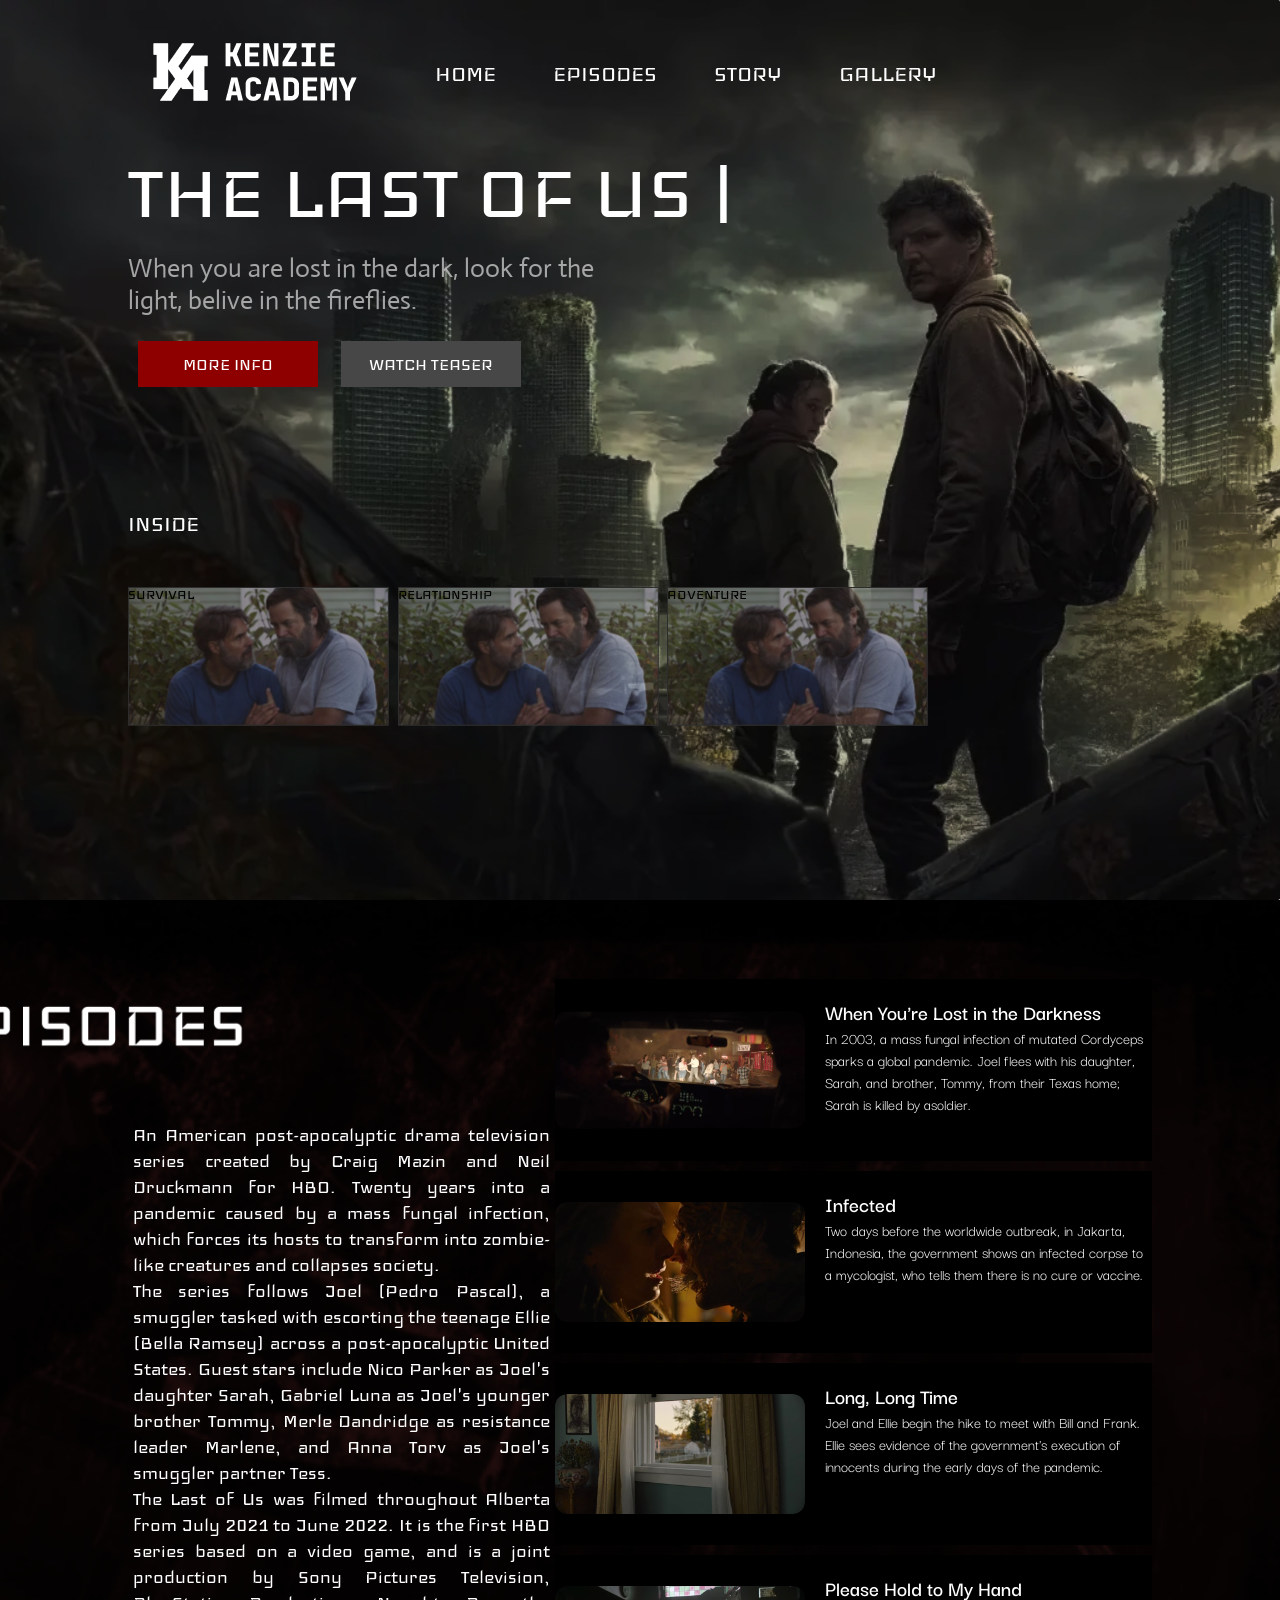
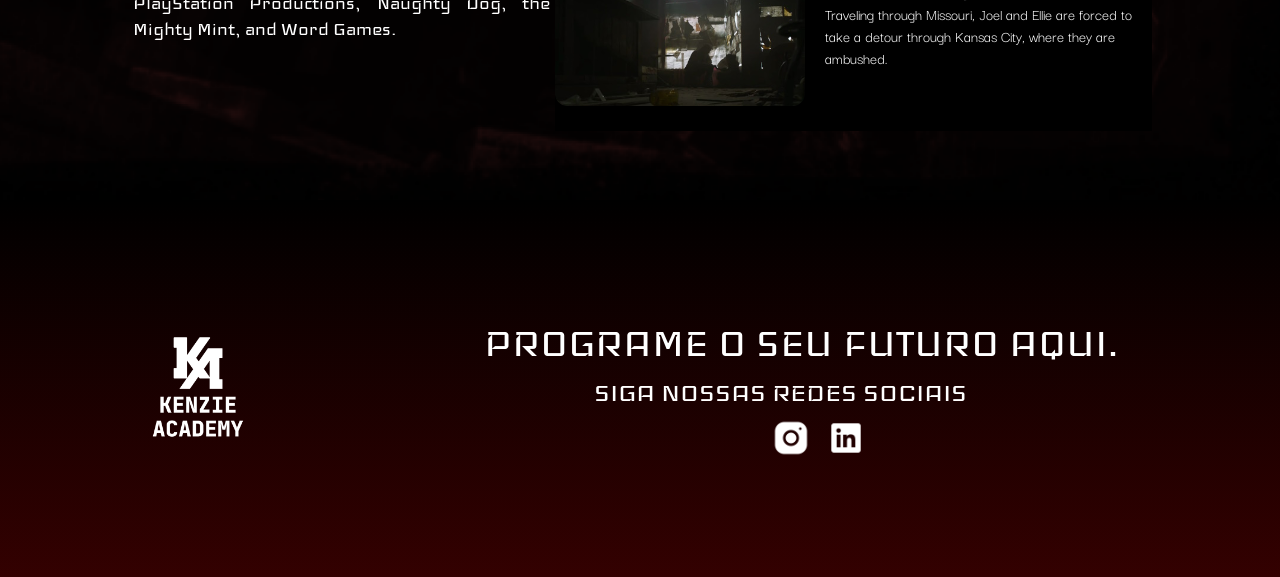
<file: maratona-kenzie-the-last-of-us/index.html>
<!DOCTYPE html>
<html lang="en">
  <head>
    <meta charset="UTF-8" />
    <meta http-equiv="X-UA-Compatible" content="IE=edge" />
    <meta name="viewport" content="width=device-width, initial-scale=1.0" />
    <link rel="preconnect" href="https://fonts.googleapis.com" />
    <link rel="preconnect" href="https://fonts.gstatic.com" crossorigin />
    <link
      href="https://fonts.googleapis.com/css2?family=Actor&family=Darker+Grotesque:wght@300;400;500;600;700;800;900&family=Iceland&display=swap"
      rel="stylesheet"
    />
    <link rel="stylesheet" href="./assets/styles/global.css" />
    <link rel="stylesheet" href="./assets/styles/style.css" />

    <title>Maratona Kenzie</title>
  </head>
  <body>
    <div class="home">
      <div class="container">
        <header class="flex">
          <figure>
            <img src="./assets/images/KenzieAcademyLogo.png" />
          </figure>
          <nav>
            <ul>
              <li>
                <a href="#">HOME</a>
              </li>
              <li>
                <a href="#">EPISODES</a>
              </li>
              <li>
                <a href="#">STORY</a>
              </li>
              <li>
                <a href="#">GALLERY</a>
              </li>
            </ul>
          </nav>
        </header>
        <main>
          <h1>THE LAST OF US |</h1>
          <p>
            When you are lost in the dark, look for the light, belive in the
            fireflies.
          </p>
          <div>
            <button class="active">MORE INFO</button>
            <button class="inactive">WATCH TEASER</button>
          </div>
          <section class="flex-column">
            <h3>INSIDE</h3>
            <ul class="flex">
              <li>SURVIVAL</li>
              <li>RELATIONSHIP</li>
              <li>ADVENTURE</li>
            </ul>
          </section>
        </main>
      </div>
    </div>
    <section class="episodes">
      <div class="container flex">
        <section class="posts">
          <p>
            An American post-apocalyptic drama television series created by
            Craig Mazin and Neil Druckmann for HBO. Twenty years into a pandemic
            caused by a mass fungal infection, which forces its hosts to
            transform into zombie-like creatures and collapses society.
          </p>
          <p>
            The series follows Joel (Pedro Pascal), a smuggler tasked with
            escorting the teenage Ellie (Bella Ramsey) across a post-apocalyptic
            United States. Guest stars include Nico Parker as Joel's daughter
            Sarah, Gabriel Luna as Joel's younger brother Tommy, Merle Dandridge
            as resistance leader Marlene, and Anna Torv as Joel's smuggler
            partner Tess.
          </p>
          <p>
            The Last of Us was filmed throughout Alberta from July 2021 to June
            2022. It is the first HBO series based on a video game, and is a
            joint production by Sony Pictures Television, PlayStation
            Productions, Naughty Dog, the Mighty Mint, and Word Games.
          </p>
        </section>
        <ol class="episodes-list">
        </ol>
      </div>
    </section>
    <footer>
      <div class="container flex">
        <figure>
          <img src="./assets/images/KenzieAcademyWVertical 1.svg" />
        </figure>
        <section class="flex-column">
          <h2>PROGRAME O SEU FUTURO AQUI.</h2>
          <h3>SIGA NOSSAS REDES SOCIAIS</h3>
          <div class="footer-icons">
            <img src="./assets/images/icons/icons8-instagram-90 1.svg" />
            <img src="./assets/images/icons/LinkedIn.svg" />
          </div>
        </section>
      </div>
    </footer>
    <script src="./script/script.js"></script>
  </body>
</html>
</file>
<file: maratona-kenzie-the-last-of-us/assets/styles/global.css>
* {
  padding: 0;
  margin: 0;
  border: 0;
  box-sizing: border-box;
  list-style: none;
  text-decoration: none;
}

:root {
  --color-primary: #ce3029;
  --color-secondary: #8e0000;
  --color-grey-1: #474747;
  --color-grey-2: #ffffff;
  --color-grey-3: #000000;
  --text-color-1: #c7c7c7cc;
}

body {
  font-family: "Iceland", sans-serif;
  width: 100vw;
  height: 100vh;
}
</file>
<file: maratona-kenzie-the-last-of-us/assets/styles/style.css>
/* CONFIGURAÇÕES GERAIS */

.flex {
  display: flex;
  align-items: center;
  justify-content: space-between;
}

.flex-column {
  display: flex;
  flex-direction: column;
  gap: 10px;
}

.container {
  width: 80vw;
  margin: 0 auto;
  height: 100%;
}

/* TELA 01 */

.home {
  height: 900px;
  background-image: url("../images/background.svg");
  background-repeat: no-repeat;
  background-size: cover;
  background-position: top right;
}

header > figure > img {
  height: 144px;
  width: 254px;
}

nav {
  width: 70%;
}

nav > ul {
  width: 70%;
  display: flex;
  align-items: center;
  justify-content: space-between;
}

ul > li > a {
  color: var(--color-grey-2);
  font-family: Iceland;
  font-size: 26px;
  font-weight: 400;
  line-height: 25px;
  text-align: left;
}

ul > li > a:hover {
  font-weight: 600;
}

main {
  width: 80vw;
  margin: 0 auto;
  display: flex;
  flex-direction: column;
  gap: 15px;
}

h1 {
  width: 668px;
  font-family: Iceland;
  font-size: 92px;
  font-weight: 400;
  line-height: 89px;
  text-align: left;
  color: var(--color-grey-2);
}

main > p {
  width: 506px;
  font-family: Actor;
  font-size: 26px;
  font-weight: 400;
  line-height: 32px;
  text-align: left;
  color: var(--text-color-1);
}

button {
  height: 46px;
  width: 180px;
  left: 5002px;
  top: 23px;
  color: var(--color-grey-2);
  margin: 10px;
  font-family: Iceland;
  font-size: 20px;
  font-weight: 400;
  line-height: 19px;
  text-align: center;
  cursor: pointer;
}

.active {
  background-color: var(--color-secondary);
}

.active:hover {
  border: 2px solid var(--color-grey-1);
}

.inactive {
  background-color: var(--color-grey-1);
}

.inactive:hover {
  border: 2px solid var(--color-grey-2);
}

main > section {
  margin-top: 100px;
}

h3 {
  height: 65px;
  width: 336px;
  font-family: Iceland;
  font-size: 26px;
  font-weight: 400;
  line-height: 25px;
  text-align: left;
  color: var(--color-grey-2);
}

section > ul {
  width: 800px;
}

section > ul > li {
  height: 139px;
  width: 261px;
  background-image: url("../images/inside/relationship.svg");
  background-repeat: no-repeat;
  background-size: cover;
  background-position: top right;
}

/* TELA 02 */
.episodes {
  height: 900px;
  background-image: url("../images/backgroundEpisodes.png");
  background-repeat: no-repeat;
  background-size: cover;
  background-position: top right;
}

.posts {
  height: 546px;
  width: 479px;
  margin-top: 80px;
  padding: 5px;
  text-align: justify;
}

.posts > p {
  color: var(--color-grey-2);
  font-family: Iceland;
  font-size: 22px;
  font-weight: 400;
  line-height: 26px;
}

.episodes-list {
  height: 762px;
  width: 671px;
  margin: 0 auto;
  overflow: auto;
}

.card {
  height: 182px;
  width: 650px;
  display: flex;
  align-items: center;
  margin: 10px auto;
  background-color: var(--color-grey-3);
}

.episodes-list::-webkit-scrollbar {
  background-color: var(--color-secondary); /* color of the scroll thumb */
  border-radius: 20px; /* roundness of the scroll thumb */
  border: 3px solid black; /* creates padding around scroll thumb */
}

.card > img {
  height: 120px;
  width: 250px;
  border-radius: 12px;
}

.card-text {
  width: 60%;
  height: 80%;
  margin: 20px;
}

/*EPISODES*/
.card-text > h4 {
  height: 30px;
  font-family: Darker Grotesque;
  font-size: 22px;
  font-weight: 600;
  line-height: 30px;
  text-align: left;
  color: var(--color-grey-2);
}

.card-text > p {
  height: 88px;
  width: 324px;
  left: 5690px;
  top: 639px;
  border-radius: nullpx;
  font-family: Darker Grotesque;
  font-size: 16px;
  font-weight: 400;
  line-height: 22px;
  letter-spacing: 0em;
  text-align: left;
  color: var(--color-grey-2);
}

/* TELA 03 */

footer {
  height: 377px;
  background: linear-gradient(180deg, #000000 0%, #950202 289.06%);
}

footer > figure > img {
  height: 140px;
  width: 140px;
}

.container > section > h2 {
  height: 47px;
  width: 668px;
  left: 5446px;
  font-family: Iceland;
  font-size: 48px;
  font-weight: 400;
  line-height: 47px;
  text-align: left;
  color: var(--color-grey-2);
}

.container > section > h3 {
  height: 31px;
  width: 449px;
  font-family: Iceland;
  font-size: 32px;
  font-weight: 400;
  line-height: 31px;
  text-align: left;
  color: var(--color-grey-2);
  margin: 0 auto;
}

.footer-icons {
  display: flex;
  justify-content: center;
  align-items: center;
  gap: 15px;
}
</file>
